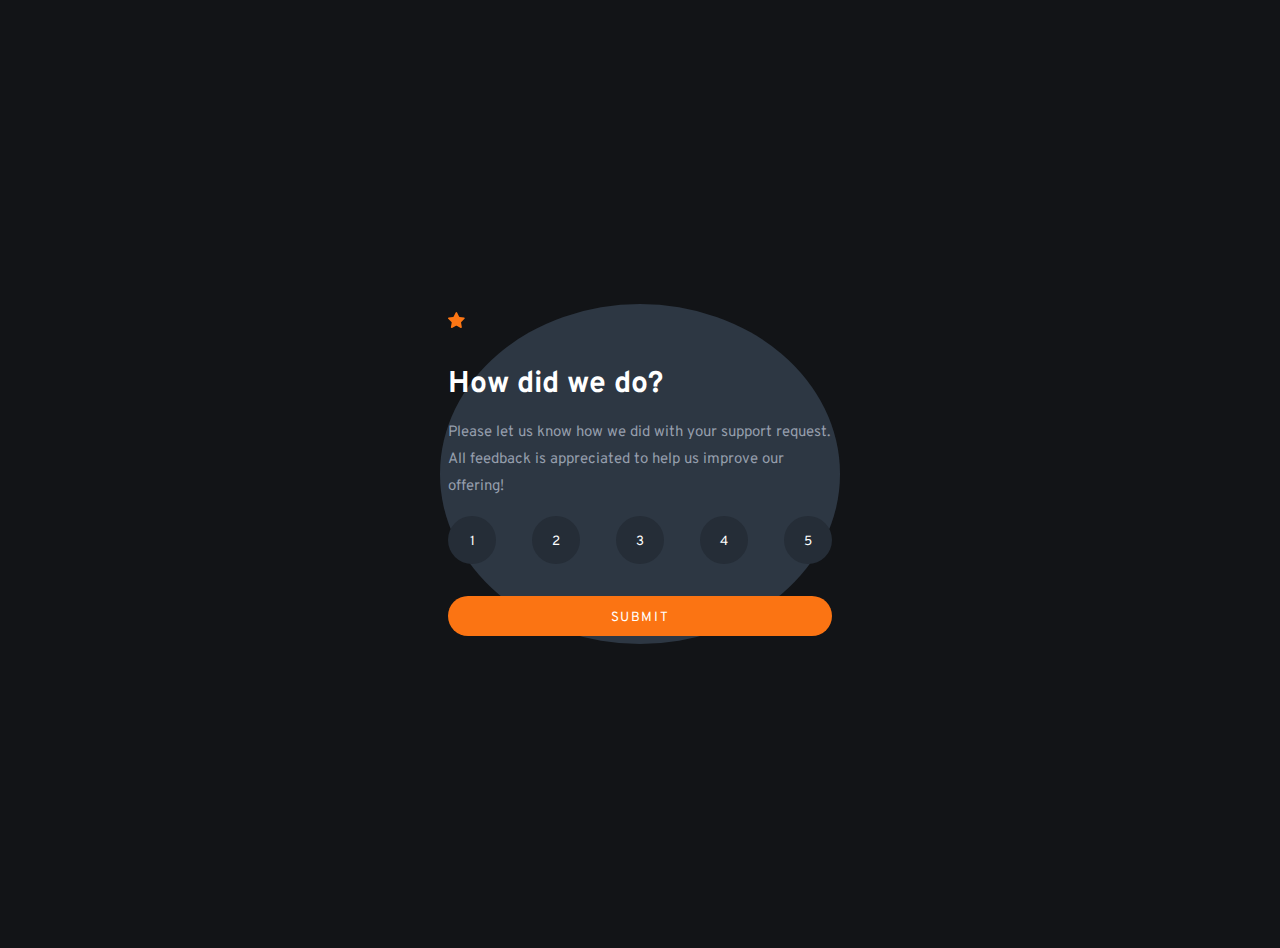
<file: interactive-rating-component-main/index.html>
<!DOCTYPE html>
<html lang="en">
<head>
  <meta charset="UTF-8">
  <meta name="viewport" content="width=device-width, initial-scale=1.0"> <!-- displays site properly based on user's device -->

  <link rel="icon" type="image/png" sizes="32x32" href="./images/favicon-32x32.png">
  <link rel="stylesheet" href="style.css">

  <title>Frontend Mentor | Interactive rating component</title>

</head>
<body>

  <!-- Rating state start -->
<div class="main-container">
  
  <img src="./images/icon-star.svg" alt="">
    <h1>How did we do?</h1>
  
    <p>
      Please let us know how we did with your support request. All feedback is appreciated
      to help us improve our offering!
    </p>
  
    <ul>
      <li><button class="btn">1</button></li>
      <li><button class="btn">2</button></li>
      <li><button class="btn">3</button></li>
      <li><button class="btn">4</button></li>
      <li><button class="btn">5</button></li>
    </ul>
  
    <button class="btn-submit" id="submit">Submit</button>
</div>

  <!-- Rating state end -->


  <!-- Thank you state start -->

  <div class="thank-you hidden">
    <p class="gray">You selected <span id="rating"> </span> out of 5</p>
    <h2>Thank you!</h2>

    <p>
      We appreciate you taking the time to give a rating. If you ever need more support,
      don’t hesitate to get in touch!
    </p>

    <button class="btn-submit" id="rate-again">Rate Again</button>
  </div>

  <!-- Thank you state end -->
  <script src="index.js"></script>
</body>
</html>
</file>
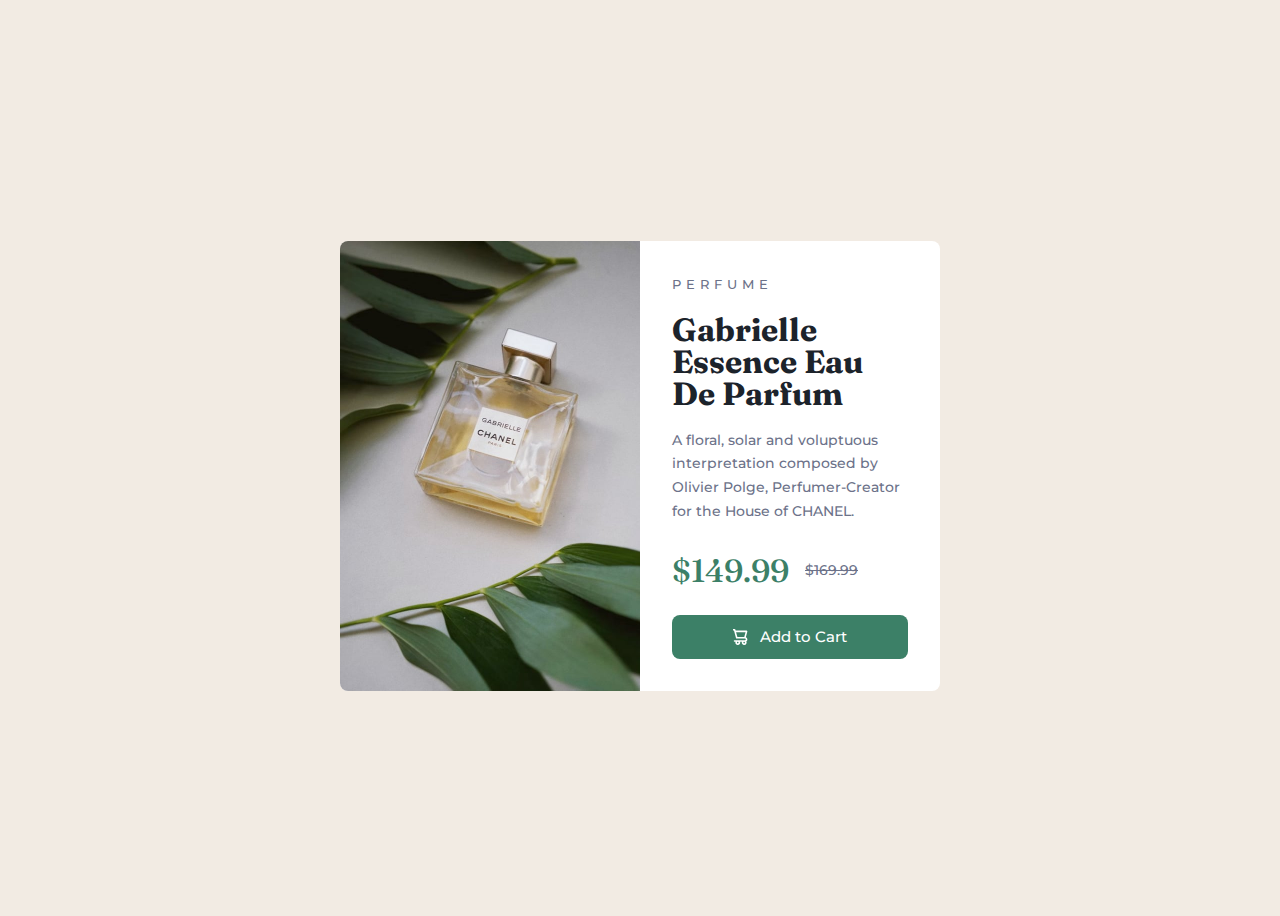
<file: product-preview-card-component/index.html>
<!DOCTYPE html>
<html lang="en">
<head>
  <meta charset="UTF-8">
  <meta name="viewport" content="width=device-width, initial-scale=1.0"> <!-- displays site properly based on user's device -->

  <link rel="icon" type="image/png" sizes="32x32" href="./images/favicon-32x32.png">
  
  <title>Frontend Mentor | Product preview card component</title>
  <link rel="stylesheet" href="style.css">
  <!-- Google fonts -->
  <link rel="preconnect" href="https://fonts.googleapis.com">
  <link rel="preconnect" href="https://fonts.gstatic.com" crossorigin>
  <link
    href="https://fonts.googleapis.com/css2?family=Fraunces:opsz,wght@9..144,700&family=Montserrat:wght@500;600&display=swap"
    rel="stylesheet">
</head>
<body>
  <main>
    <article class="product">
      <picture class="product__img">
        <source srcset="images/image-product-desktop.jpg" media="(min-width: 600px)">
        <img src="images/image-product-mobile.jpg" alt="">
      </picture>
      
      <div class="product__content">
      <p class="product__category">Perfume</p>


      <h1 class="product__title">Gabrielle Essence Eau De Parfum</h1>

      <p>A floral, solar and voluptuous interpretation composed by Olivier Polge, 
      Perfumer-Creator for the House of CHANEL.</p>
      
      <div class="flex-group">
        <p class="product__price">
          <span class="visually-hidden">Current Price: </span>
          $149.99</p>
        <p class="product__original-price">
          <span class="visually-hidden">Original Price: </span>
          <s>$169.99</s></p>
      </div>

      <button class="button" data-icon="shopping-cart">Add to Cart</button>
    </div>
    </article>
  </main>
</body>
</html>
</file>
<file: interactive-rating-component-main/style.css>
@import url('https://fonts.googleapis.com/css2?family=Overpass:wght@400;700&display=swap');

:root{
    --primary: hsl(25,97%,53%);
    --neutral-w: hsl(0, 0%, 100%);
    --neutral-lg: hsl(217, 12%, 63%);
    --neutral-mg: hsl(216, 12%, 54%);
    --neutral-db: hsl(213, 19%, 18%);
    --neutral-vdb: hsl(216, 12%, 8%);
}

.attribution {
    font-size: 14px; 
    text-align: center; 
    color: #fff;
    margin-top: 2rem;
}

.attribution a {
    color: hsl(228, 45%, 44%); 
}


body{
    font-family: 'Overpass', sans-serif;
    font-size: 15px;
    background-color: var(--neutral-vdb);
    margin: 1.5rem;
    display: flex;
    align-items: center;
    justify-content: center;
    min-height: 100vh;
    flex-direction: column;
}

p{
    line-height: 1.8;
}

.main-container, .thank-you{
    background-color: var(--neutral-db);
    padding: 1.5rem;
    border-radius: 0.0625rem;
    max-width: 400px;
}

.main-container{
    background-color: hsl(213,20%,22%);
    padding: 0.5rem;
    border-radius: 50%;
}

.main-container h1{
    color: #fff;
    margin: 2rem 0 1rem;
}

.main-container p {
    color: var(--neutral-lg);
    margin-bottom: 1rem;
}

.main-container ul{
    display: flex;
    align-items: center;
    justify-content: space-between;
    flex-wrap: flex;
    margin-bottom: 2rem;
}

.main-container ul li button{
    width: 3rem;
    height: 3rem;
    border-radius: 50%;
    border: none;
    background-color: var(--neutral-db);
    color: #fff;
    padding-top: 0.2rem;
    cursor: pointer;
    transition: 0.3s;
}

.main-container ul li button:hover{
    background-color: var(--primary);
}

.main-container ul li button:focus{
    background-color: var(--neutral-lg);
}

.btn-submit{
    background-color: var(--primary);
    width: 100%;
    color: #fff;
    text-transform: uppercase;
    padding: 0.8rem 0 0.6rem;
    border: none;
    border-radius: 30px;
    letter-spacing: 0.1rem;
    cursor: pointer;
}

.btn-submit:hover{
    background-color: #fff;
    color: var(--primary);
}

.thank-you{
    display: flex;
    flex-direction: column;
    align-items: center;
    justify-content: center;
    text-align: center;
}

.thank-you img{
    display: block;
    margin: 0 auto 2rem;
}

.thank-you p.gray{
    background-color: var(--neutral-mg);
    border-radius: 30px;
    color: var(--primary);
    padding: 0.2rem 0.5rem 0;
    font-size: 0.9rem;
    margin-bottom: 2rem;
}

.thank-you h2{
    color: #fff;
    margin-bottom: 1rem;
}

.thank-you p{
    color: var(--neutral-lg);
    margin-bottom: 2rem;
}

.hidden{
    display: none;
}

button{
    font-family: inherit;
}

*{
    margin: 0;
    padding: 0;
    box-sizing: border-box;
}

ul{
    list-style-type: none;
}
</file>
<file: product-preview-card-component/style.css>
:root{
    --clr-primary-400: hsl(158, 36%, 37%);
    --clr-primary-500: hsl(158, 36%, 20%);
    --clr-secondary-200: hsl(30, 38%, 92%);

    --clr-neutral-900:hsl(212, 21%, 14%);
    --clr-neutral-400:hsl(228, 12%, 48%);
    --clr-neutral-100:hsl(0, 0%, 100%);

    --ff-accent: "Fraunces", serif;
    --ff-base: "Montserrat", sans-serif;

    --fw-regular: 500;
    --fw-bold: 700;
}

*, *::before, *::after {
    box-sizing: border-box;
}
* {
    margin: 0;
}
html, body {
    height: 100%;
}
body {
    line-height: 1.7;
    -webkit-font-smoothing: antialiased;
}
img, picture, video, canvas, svg {
    display: block;
    max-width: 100%;
}
input, button, textarea, select {
font: inherit;
}
p, h1, h2, h3, h4, h5, h6 {
overflow-wrap: break-word;
}
#root, #__next {
isolation: isolate;
}
h1,h2,h3{
    line-height: 1;
}

body {
    font-family: var(--ff-base);
    font-weight: var(--fw-regular);
    font-size: 0.875rem;
    color: var(--clr-neutral-400);
    background-color: var(--clr-secondary-200);

    display: grid;
    place-content: center;
    margin: 1rem;
}

.flex-group{
    display: flex;
    gap: 1rem;
    flex-wrap: wrap;
    align-items: center;
}

.visually-hidden:not(:focus):not(:active){
    clip: rect(0 0 0 0);
    clip-path: inset(50%);
    height: 1px;
    overflow: hidden;
    position: absolute;
    white-space: nowrap;
    width:1px;
}

.product{
    --content-padding: 1.5rem;
    --content-spacing: 1rem;

    display: grid;
    background-color: var(--clr-neutral-100);
    border-radius: 0.5rem;
    overflow: hidden;
    max-width: 600px;
}

@media(min-width: 600px){
    .product{
        --content-padding: 2rem;
        grid-template-columns: 1fr 1fr;
    }

}
.product__content{
    display: grid;
    gap: var(--content-spacing);
    padding: var(--content-padding);
}

.product__category{
    font-size: 0.825rem;
    text-transform: uppercase;
    letter-spacing: 5px;
}

.product__title{
    font-size: 2rem;
    font-family: var(--ff-accent);
    color: var(--clr-neutral-900);
}

.product__price{
    font-size: 2rem;
    font-family: var(--ff-accent);
    color: var(--clr-primary-400);
}

.button{
    cursor: pointer;
    padding: .5rem 1.5rem;
    border: 0;
    text-decoration: none;
    display: inline-flex;
    justify-content: center;
    align-items: center;
    gap: 0.75rem;
    background-color: var(--clr-primary-400);
    color: var(--clr-neutral-100);
    font-size: 0.925rem;
    border-radius: 0.5rem;
}

.button:is(:hover, :focus){
    background-color: var(--clr-primary-500);
}

.button[data-icon="shopping-cart"]::before{
    content: "";
    background-image: url("images/icon-cart.svg");
    width: 15px;
    height: 16px;
}
</file>
